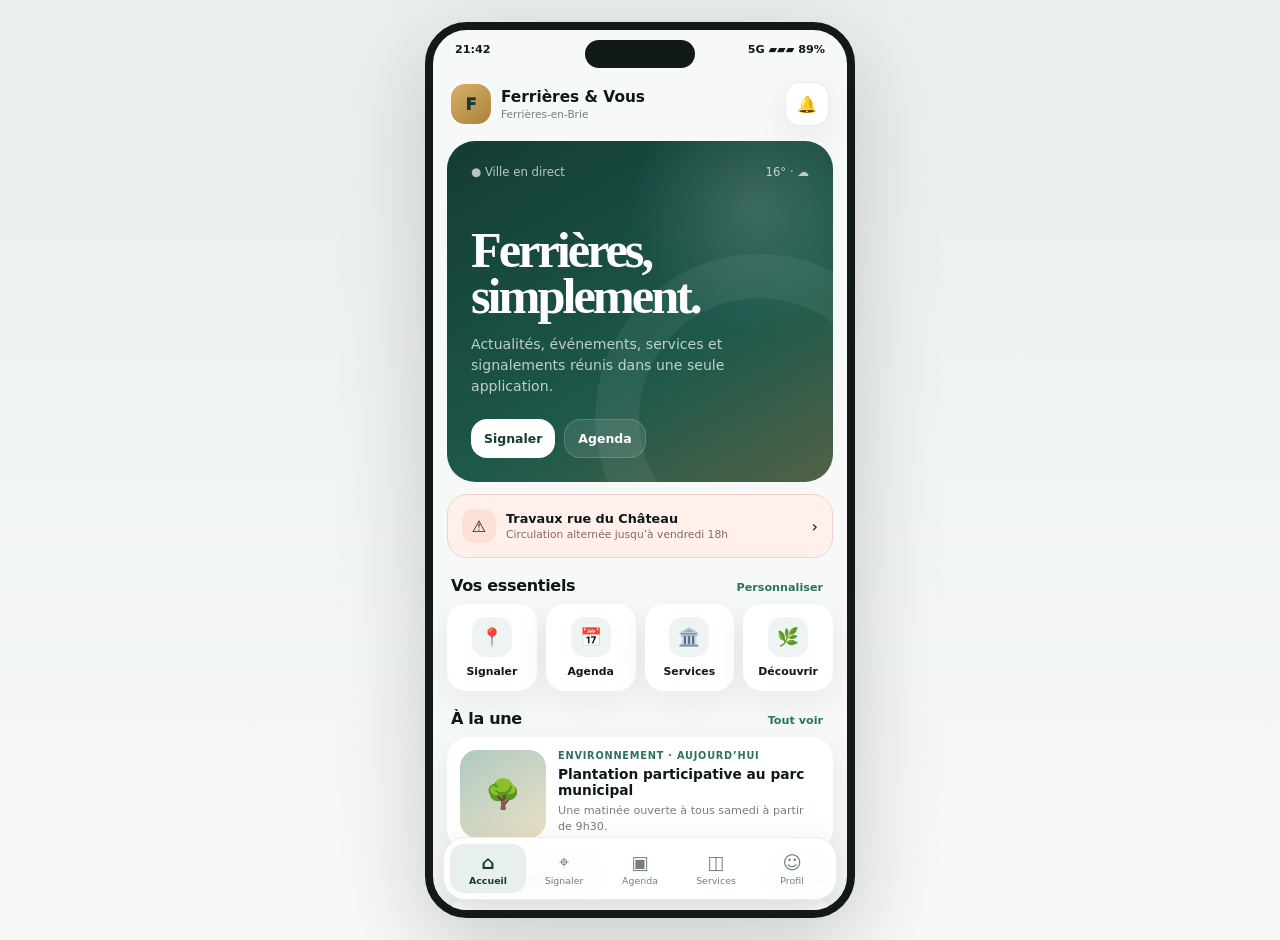
<file: index.html>
<!doctype html>
<html lang="fr">
<head>
<meta charset="utf-8"><meta name="viewport" content="width=device-width,initial-scale=1">
<title>Application citoyenne</title><link rel="stylesheet" href="styles.css">
</head>
<body class="citizen-body">
<div class="phone-stage">
  <div class="phone">
    <div class="statusbar"><span>21:42</span><span>5G ▰▰▰ 89%</span></div>
    <div class="citizen-scroll">
      <section class="screen active" id="screen-home">
        <div class="mobile-head">
          <div class="mobile-brand"><div class="mark" data-logo-text>F</div><div><b data-app-name>Ferrières & Vous</b><small data-city>Ferrières-en-Brie</small></div></div>
          <button class="icon-btn">🔔</button>
        </div>
        <div class="mobile-hero">
          <div class="weather"><span>● Ville en direct</span><span>16° · ☁</span></div>
          <h1><span data-short-city>Ferrières</span>,<br>simplement.</h1>
          <p>Actualités, événements, services et signalements réunis dans une seule application.</p>
          <div class="hero-actions">
            <button class="btn light" onclick="openScreen('report')">Signaler</button>
            <button class="btn glass" onclick="openScreen('agenda')">Agenda</button>
          </div>
        </div>
        <div class="alert-strip"><div class="aicon">⚠️</div><div><b>Travaux rue du Château</b><small>Circulation alternée jusqu’à vendredi 18h</small></div><span>›</span></div>
        <div class="section-title"><h2>Vos essentiels</h2><button>Personnaliser</button></div>
        <div class="shortcuts">
          <button class="shortcut" onclick="openScreen('report')"><div class="sicon">📍</div><span>Signaler</span></button>
          <button class="shortcut" onclick="openScreen('agenda')"><div class="sicon">📅</div><span>Agenda</span></button>
          <button class="shortcut" onclick="openScreen('services')"><div class="sicon">🏛️</div><span>Services</span></button>
          <button class="shortcut"><div class="sicon">🌿</div><span>Découvrir</span></button>
        </div>
        <div class="section-title"><h2>À la une</h2><button>Tout voir</button></div>
        <div class="story"><div class="pic">🌳</div><div><div class="meta">ENVIRONNEMENT · AUJOURD’HUI</div><b>Plantation participative au parc municipal</b><p>Une matinée ouverte à tous samedi à partir de 9h30.</p></div></div>
        <div class="section-title"><h2>Prochainement</h2><button>Agenda</button></div>
        <div class="story"><div class="pic">12</div><div><div class="meta">12 OCTOBRE · 18:30</div><b>Réunion publique</b><p>Salle municipale · entrée libre</p></div></div>
      </section>

      <section class="screen" id="screen-report">
        <div class="mobile-page">
          <div class="mobile-page-head"><h2>Signaler un problème</h2><p>Quelques secondes suffisent.</p></div>
          <div class="mobile-card">
            <div class="mobile-field"><label>Catégorie</label><select><option>Éclairage public</option><option>Voirie</option><option>Propreté</option><option>Espaces verts</option><option>Accessibilité</option></select></div>
            <div class="mobile-field"><label>Description</label><textarea placeholder="Décrivez simplement le problème…"></textarea></div>
            <div class="mobile-field"><label>Localisation</label><div class="fake-map"></div></div>
            <div class="mobile-field"><label>Photo</label><input type="file" accept="image/*"></div>
            <button class="btn primary" style="width:100%" onclick="submitReport()">Envoyer le signalement</button>
          </div>
          <div class="mobile-card hidden" id="report-success">
            <span class="chip light">Signalement #FE-2048</span>
            <h3>Demande transmise</h3><p class="muted" style="font-size:.76rem">Vous serez informé à chaque changement de statut.</p>
            <div class="track"><span class="done">✓ Reçu</span><span class="now">Qualification</span><span>Affecté</span><span>En cours</span><span>Résolu</span></div>
          </div>
        </div>
      </section>

      <section class="screen" id="screen-agenda">
        <div class="mobile-page">
          <div class="mobile-page-head"><h2>Agenda</h2><p>Tout ce qui se passe à <span data-short-city>Ferrières</span>.</p></div>
          <div class="mobile-card"><b>12 octobre · 18h30</b><p class="muted" style="font-size:.74rem">Réunion publique · Salle municipale</p></div>
          <div class="mobile-card"><b>17 octobre · 10h00</b><p class="muted" style="font-size:.74rem">Marché des producteurs · Place de la mairie</p></div>
          <div class="mobile-card"><b>24 octobre · 14h00</b><p class="muted" style="font-size:.74rem">Balade patrimoine · Centre-ville</p></div>
        </div>
      </section>

      <section class="screen" id="screen-services">
        <div class="mobile-page">
          <div class="mobile-page-head"><h2>Services</h2><p>Les informations utiles du quotidien.</p></div>
          <div class="mobile-card"><b>🏛️ Mairie</b><p class="muted" style="font-size:.74rem">Horaires, contacts et démarches</p></div>
          <div class="mobile-card"><b>🏫 Scolaire</b><p class="muted" style="font-size:.74rem">Écoles, cantine et périscolaire</p></div>
          <div class="mobile-card"><b>🚧 Travaux</b><p class="muted" style="font-size:.74rem">Chantiers, circulation et déviations</p></div>
          <div class="mobile-card"><b>📄 Affichage légal</b><p class="muted" style="font-size:.74rem">Arrêtés, délibérations et documents</p></div>
        </div>
      </section>

      <section class="screen" id="screen-profile">
        <div class="mobile-page">
          <div class="mobile-page-head"><h2>Mon espace</h2><p>Préférences, notifications et accessibilité.</p></div>
          <div class="mobile-card"><b>🔔 Mes notifications</b><p class="muted" style="font-size:.74rem">Choisir les catégories reçues</p></div>
          <div class="mobile-card"><b>♿ Accessibilité</b><p class="muted" style="font-size:.74rem">Texte, contraste, animations</p></div>
          <div class="mobile-card"><b>📍 Mes signalements</b><p class="muted" style="font-size:.74rem">Suivre mes demandes en cours</p></div>
        </div>
      </section>
    </div>
    <nav class="bottom-nav">
      <button class="active" data-screen="home"><span class="nicon">⌂</span>Accueil</button>
      <button data-screen="report"><span class="nicon">⌖</span>Signaler</button>
      <button data-screen="agenda"><span class="nicon">▣</span>Agenda</button>
      <button data-screen="services"><span class="nicon">◫</span>Services</button>
      <button data-screen="profile"><span class="nicon">☺</span>Profil</button>
    </nav>
  </div>
</div>
<script src="common.js"></script>
<script>
let CFG;
loadConfig().then(c=>{CFG=c;applyConfig(c)});
function openScreen(id){
  document.querySelectorAll('.screen').forEach(s=>s.classList.toggle('active',s.id==='screen-'+id));
  document.querySelectorAll('[data-screen]').forEach(b=>b.classList.toggle('active',b.dataset.screen===id));
  document.querySelector('.citizen-scroll').scrollTop=0;
}
document.querySelectorAll('[data-screen]').forEach(b=>b.addEventListener('click',()=>openScreen(b.dataset.screen)));
function submitReport(){document.getElementById('report-success').classList.remove('hidden');toast('Signalement envoyé')}
</script>
</body></html>
</file>
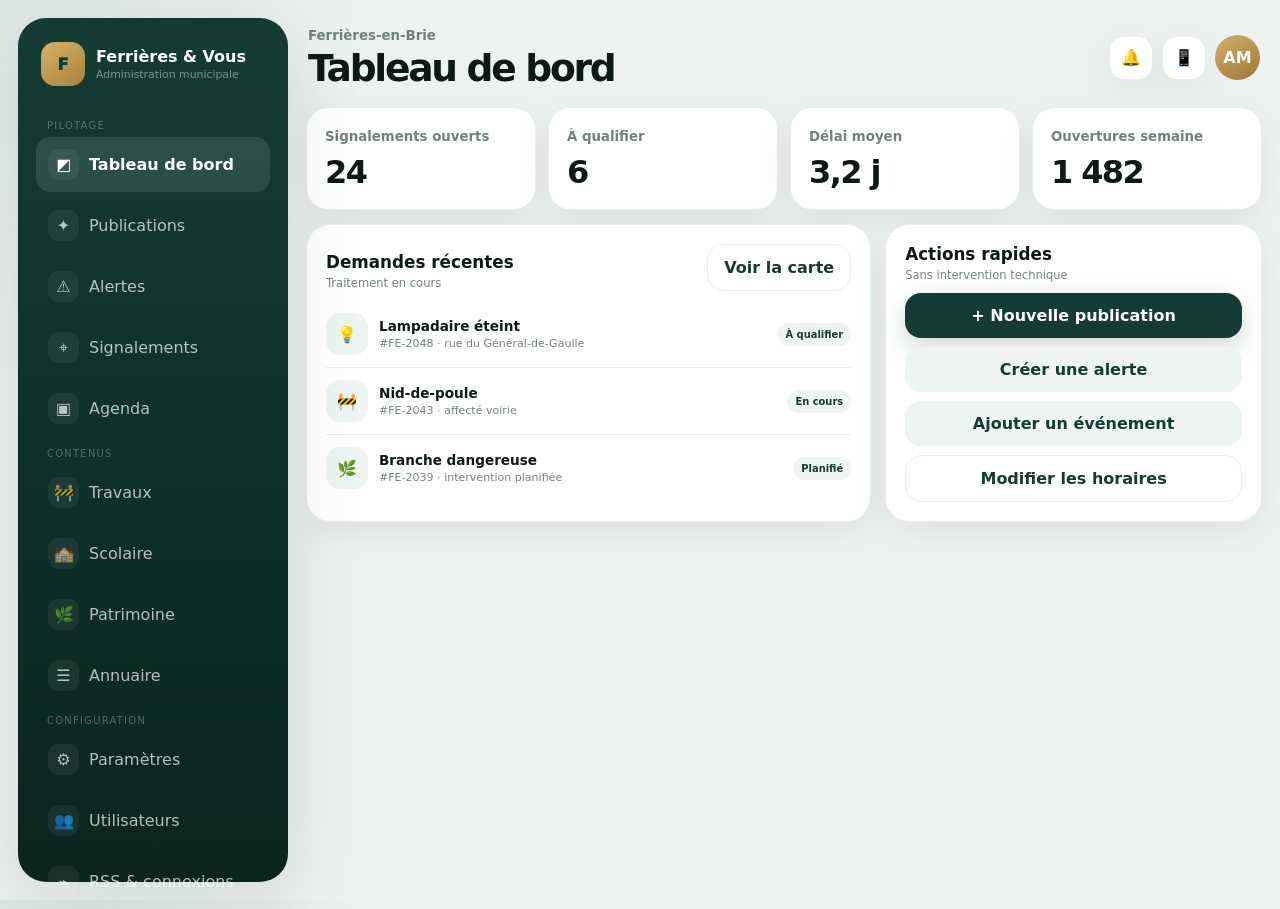
<file: admin.html>
<!doctype html>
<html lang="fr">
<head><meta charset="utf-8"><meta name="viewport" content="width=device-width,initial-scale=1">
<title>Administration municipale</title><link rel="stylesheet" href="styles.css"></head>
<body class="admin-body">
<div class="admin-app">
  <aside class="admin-side">
    <div class="admin-logo"><div class="mark" data-logo-text>F</div><div><strong data-app-name>Ferrières & Vous</strong><small>Administration municipale</small></div></div>
    <div class="admin-group">Pilotage</div>
    <nav class="admin-nav">
      <button class="active" data-admin-page="dashboard"><span class="ico">◩</span>Tableau de bord</button>
      <button data-admin-page="publish"><span class="ico">✦</span>Publications</button>
      <button><span class="ico">⚠</span>Alertes</button>
      <button><span class="ico">⌖</span>Signalements</button>
      <button><span class="ico">▣</span>Agenda</button>
    </nav>
    <div class="admin-group">Contenus</div>
    <nav class="admin-nav">
      <button><span class="ico">🚧</span>Travaux</button>
      <button><span class="ico">🏫</span>Scolaire</button>
      <button><span class="ico">🌿</span>Patrimoine</button>
      <button><span class="ico">☰</span>Annuaire</button>
    </nav>
    <div class="admin-group">Configuration</div>
    <nav class="admin-nav">
      <button data-admin-page="settings"><span class="ico">⚙</span>Paramètres</button>
      <button><span class="ico">👥</span>Utilisateurs</button>
      <button><span class="ico">⌁</span>RSS & connexions</button>
    </nav>
  </aside>
  <main class="admin-main">
    <div class="admin-top">
      <div><small data-city>Ferrières-en-Brie</small><h1 id="adminTitle">Tableau de bord</h1></div>
      <div class="admin-actions"><button class="icon-btn">🔔</button><button class="icon-btn" onclick="location.href='index.html'">📱</button><div class="admin-avatar">AM</div></div>
    </div>
    <div class="responsive-note">Version mobile admin : les fonctions essentielles restent accessibles sur téléphone. La gestion complète est optimisée pour PC/tablette.</div>

    <section class="admin-page active" id="admin-dashboard">
      <div class="kpis">
        <div class="kpi"><small>Signalements ouverts</small><strong>24</strong></div>
        <div class="kpi"><small>À qualifier</small><strong>6</strong></div>
        <div class="kpi"><small>Délai moyen</small><strong>3,2 j</strong></div>
        <div class="kpi"><small>Ouvertures semaine</small><strong>1 482</strong></div>
      </div>
      <div class="admin-grid">
        <div class="panel">
          <div class="panel-head"><div><h3>Demandes récentes</h3><span>Traitement en cours</span></div><button class="btn ghost">Voir la carte</button></div>
          <div class="list-row"><div class="row-icon">💡</div><div><b>Lampadaire éteint</b><small>#FE-2048 · rue du Général-de-Gaulle</small></div><span class="status">À qualifier</span></div>
          <div class="list-row"><div class="row-icon">🚧</div><div><b>Nid-de-poule</b><small>#FE-2043 · affecté voirie</small></div><span class="status">En cours</span></div>
          <div class="list-row"><div class="row-icon">🌿</div><div><b>Branche dangereuse</b><small>#FE-2039 · intervention planifiée</small></div><span class="status">Planifié</span></div>
        </div>
        <div class="panel">
          <div class="panel-head"><div><h3>Actions rapides</h3><span>Sans intervention technique</span></div></div>
          <button class="btn primary" style="width:100%;margin-bottom:9px" onclick="openAdmin('publish')">+ Nouvelle publication</button>
          <button class="btn secondary" style="width:100%;margin-bottom:9px">Créer une alerte</button>
          <button class="btn secondary" style="width:100%;margin-bottom:9px">Ajouter un événement</button>
          <button class="btn ghost" style="width:100%">Modifier les horaires</button>
        </div>
      </div>
    </section>

    <section class="admin-page" id="admin-publish">
      <div class="editor-grid">
        <div class="editor-card">
          <div class="panel-head"><div><h3>Nouvelle publication</h3><span>Une seule saisie, plusieurs canaux</span></div></div>
          <div class="form-grid">
            <div class="form-field"><label>Titre</label><input id="pubTitle" value="Fermeture exceptionnelle de la mairie"></div>
            <div class="form-field"><label>Catégorie</label><select><option>Information municipale</option><option>Travaux</option><option>Scolaire</option><option>Culture</option></select></div>
            <div class="form-field full"><label>Contenu</label><textarea id="pubText">La mairie fermera exceptionnellement ses portes vendredi à 16h30.</textarea></div>
            <div class="form-field"><label>Publication</label><select><option>Publier maintenant</option><option>Programmer</option></select></div>
            <div class="form-field"><label>Date d'expiration</label><input type="date"></div>
            <div class="form-field full"><label>Image</label><input type="file" accept="image/*"></div>
          </div>
          <div style="display:flex;gap:9px;justify-content:flex-end;margin-top:15px"><button class="btn secondary" onclick="toast('Brouillon enregistré')">Brouillon</button><button class="btn primary" onclick="toast('Publication envoyée')">Publier</button></div>
        </div>
        <div class="editor-card">
          <h3 style="margin-top:0">Diffusion</h3>
          <div class="channel"><span>Application</span><button class="switch on"></button></div>
          <div class="channel"><span>Notification push</span><button class="switch on"></button></div>
          <div class="channel"><span>Site municipal</span><button class="switch"></button></div>
          <div class="channel"><span>Facebook</span><button class="switch"></button></div>
          <div class="channel"><span>Instagram</span><button class="switch"></button></div>
          <div class="phone-preview">
            <div class="phone-preview-inner">
              <div class="preview-hero"><small data-app-name>Ferrières & Vous</small><h3 id="previewTitle">Fermeture exceptionnelle de la mairie</h3><p id="previewText">La mairie fermera exceptionnellement ses portes vendredi à 16h30.</p></div>
              <div class="preview-content"><div class="block"></div><div class="block"></div><div class="block short"></div></div>
            </div>
          </div>
        </div>
      </div>
    </section>

    <section class="admin-page" id="admin-settings">
      <div class="settings-grid">
        <div class="editor-card">
          <div class="panel-head"><div><h3>Identité de la commune</h3><span>Tout est configurable sans code</span></div></div>
          <div class="form-grid">
            <div class="form-field"><label>Nom de l'application</label><input id="setAppName"></div>
            <div class="form-field"><label>Nom de la commune</label><input id="setCity"></div>
            <div class="form-field"><label>Nom court</label><input id="setShort"></div>
            <div class="form-field"><label>Lettre / monogramme</label><input id="setLogo"></div>
            <div class="form-field full"><label>Slogan</label><input id="setTagline"></div>
            <div class="form-field full color-row"><div><label>Couleur principale</label><input id="setPrimary" type="text"></div><input id="setPrimaryPicker" type="color"></div>
            <div class="form-field full color-row"><div><label>Couleur secondaire</label><input id="setSecondary" type="text"></div><input id="setSecondaryPicker" type="color"></div>
            <div class="form-field full color-row"><div><label>Couleur d'accent</label><input id="setAccent" type="text"></div><input id="setAccentPicker" type="color"></div>
          </div>
          <button class="btn primary" style="margin-top:14px" onclick="saveDemoConfig()">Enregistrer la configuration</button>
        </div>
        <div>
          <div class="brand-preview"><span class="chip">Aperçu identité</span><h2 id="brandPreviewName">Ferrières & Vous</h2><p id="brandPreviewTag">La ville, simplement.</p></div>
          <div class="editor-card" style="margin-top:14px">
            <div class="panel-head"><div><h3>Modules actifs</h3><span>Activables commune par commune</span></div></div>
            <div class="module-grid" id="moduleGrid"></div>
          </div>
        </div>
      </div>
    </section>
  </main>
</div>
<script src="common.js"></script>
<script>
let CFG;
loadConfig().then(c=>{CFG=c;applyConfig(c);initSettings(c)});
function openAdmin(id){
  document.querySelectorAll('.admin-page').forEach(p=>p.classList.toggle('active',p.id==='admin-'+id));
  document.querySelectorAll('[data-admin-page]').forEach(b=>b.classList.toggle('active',b.dataset.adminPage===id));
  document.getElementById('adminTitle').textContent={dashboard:'Tableau de bord',publish:'Publications',settings:'Paramètres'}[id]||'Administration';
}
document.querySelectorAll('[data-admin-page]').forEach(b=>b.addEventListener('click',()=>openAdmin(b.dataset.adminPage)));
document.querySelectorAll('.switch').forEach(s=>s.addEventListener('click',()=>s.classList.toggle('on')));
document.getElementById('pubTitle').addEventListener('input',e=>document.getElementById('previewTitle').textContent=e.target.value);
document.getElementById('pubText').addEventListener('input',e=>document.getElementById('previewText').textContent=e.target.value);
function initSettings(c){
  const m=c.municipality,t=m.theme;
  setAppName.value=m.appName;setCity.value=m.name;setShort.value=m.shortName;setLogo.value=m.logoText;setTagline.value=m.tagline;
  setPrimary.value=t.primary;setSecondary.value=t.secondary;setAccent.value=t.accent;
  setPrimaryPicker.value=t.primary;setSecondaryPicker.value=t.secondary;setAccentPicker.value=t.accent;
  brandPreviewName.textContent=m.appName;brandPreviewTag.textContent=m.tagline;
  const labels={news:'Actualités',alerts:'Alertes',agenda:'Agenda',reports:'Signalements',works:'Travaux',school:'Scolaire',services:'Services',heritage:'Patrimoine',directory:'Annuaire',legal:'Affichage légal',rss:'RSS',commerce:'Commerces',mobility:'Mobilité',consultations:'Consultations',carpool:'Covoiturage'};
  moduleGrid.innerHTML='';
  Object.entries(c.modules).forEach(([k,v])=>{
    const d=document.createElement('div');d.className='module';
    d.innerHTML=`<b>${labels[k]||k}</b><small>${v?'Actif':'Inactif'}</small><button class="switch ${v?'on':''}" style="margin-top:9px" data-module="${k}"></button>`;
    moduleGrid.appendChild(d);
  });
  moduleGrid.querySelectorAll('.switch').forEach(s=>s.addEventListener('click',()=>{s.classList.toggle('on');s.parentElement.querySelector('small').textContent=s.classList.contains('on')?'Actif':'Inactif'}));
  [setPrimaryPicker,setSecondaryPicker,setAccentPicker].forEach((p,i)=>p.addEventListener('input',()=>{
    [setPrimary,setSecondary,setAccent][i].value=p.value; updatePreview();
  }));
  [setAppName,setTagline,setPrimary,setSecondary,setAccent].forEach(el=>el.addEventListener('input',updatePreview));
}
function updatePreview(){
  document.documentElement.style.setProperty('--primary',setPrimary.value);
  document.documentElement.style.setProperty('--secondary',setSecondary.value);
  document.documentElement.style.setProperty('--accent',setAccent.value);
  brandPreviewName.textContent=setAppName.value;brandPreviewTag.textContent=setTagline.value;
}
function saveDemoConfig(){
  applyConfig({municipality:{appName:setAppName.value,name:setCity.value,shortName:setShort.value,tagline:setTagline.value,logoText:setLogo.value,theme:{primary:setPrimary.value,secondary:setSecondary.value,accent:setAccent.value}}});
  toast('Configuration enregistrée dans le prototype');
}
</script>
</body></html>
</file>
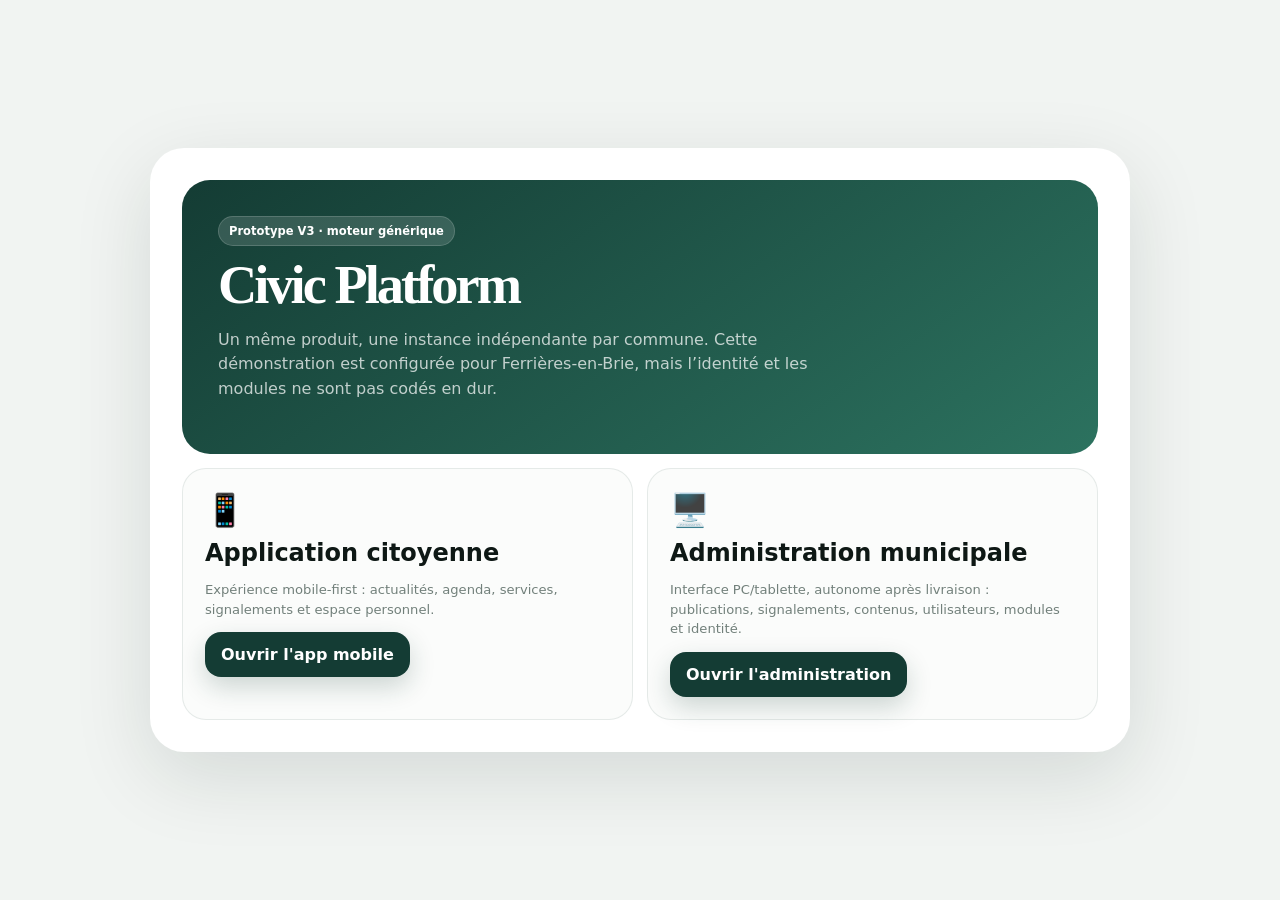
<file: demo.html>
<!doctype html>
<html lang="fr">
<head><meta charset="utf-8"><meta name="viewport" content="width=device-width,initial-scale=1">
<title>Civic Platform — Prototype V3</title><link rel="stylesheet" href="styles.css">
<style>
.launch{min-height:100vh;display:grid;place-items:center;padding:24px}
.launch-card{max-width:980px;width:100%;background:white;border-radius:34px;padding:32px;box-shadow:var(--shadow)}
.launch-hero{border-radius:28px;padding:36px;background:linear-gradient(145deg,var(--primary),var(--secondary));color:white}
.launch-hero h1{font-family:Georgia,serif;font-size:3.4rem;line-height:.95;letter-spacing:-.055em;margin:14px 0}
.launch-hero p{max-width:650px;color:rgba(255,255,255,.73);line-height:1.55}
.choices{display:grid;grid-template-columns:1fr 1fr;gap:14px;margin-top:14px}
.choice{border:1px solid var(--line);border-radius:24px;padding:22px;background:#fbfcfb}
.choice h2{margin:10px 0 6px}.choice p{color:var(--muted);font-size:.82rem;line-height:1.5}
.choice .big{font-size:2rem}
@media(max-width:700px){.choices{grid-template-columns:1fr}.launch-card{padding:14px}.launch-hero{padding:24px}.launch-hero h1{font-size:2.6rem}}
</style></head>
<body>
<div class="launch"><div class="launch-card">
<div class="launch-hero"><span class="chip">Prototype V3 · moteur générique</span><h1>Civic Platform</h1><p>Un même produit, une instance indépendante par commune. Cette démonstration est configurée pour Ferrières-en-Brie, mais l’identité et les modules ne sont pas codés en dur.</p></div>
<div class="choices">
<a class="choice" href="index.html"><div class="big">📱</div><h2>Application citoyenne</h2><p>Expérience mobile-first : actualités, agenda, services, signalements et espace personnel.</p><button class="btn primary">Ouvrir l'app mobile</button></a>
<a class="choice" href="admin.html"><div class="big">🖥️</div><h2>Administration municipale</h2><p>Interface PC/tablette, autonome après livraison : publications, signalements, contenus, utilisateurs, modules et identité.</p><button class="btn primary">Ouvrir l'administration</button></a>
</div></div></div>
<script src="common.js"></script><script>loadConfig().then(applyConfig)</script>
</body></html>
</file>
<file: styles.css>
:root{
  --primary:#143c34; --secondary:#2c725f; --accent:#d6b06a;
  --bg:#f1f4f2; --surface:#fff; --ink:#0e1815; --muted:#72807b;
  --danger:#d8584f; --line:rgba(20,60,52,.09);
  --shadow:0 24px 80px rgba(9,31,25,.12);
  --soft:0 10px 35px rgba(9,31,25,.07);
}
*{box-sizing:border-box}
html,body{margin:0;padding:0}
body{font-family:Inter,ui-sans-serif,system-ui,-apple-system,BlinkMacSystemFont,"Segoe UI",sans-serif;color:var(--ink);background:var(--bg)}
button,input,textarea,select{font:inherit}
button{cursor:pointer}
a{color:inherit;text-decoration:none}
.hidden{display:none!important}
.muted{color:var(--muted)}
.chip{display:inline-flex;align-items:center;gap:6px;padding:7px 10px;border-radius:999px;background:rgba(255,255,255,.14);border:1px solid rgba(255,255,255,.16);font-size:.72rem;font-weight:800}
.chip.light{background:#edf5f1;border:1px solid #d8e8e1;color:var(--primary)}
.btn{border:0;border-radius:16px;padding:13px 16px;font-weight:850;transition:.18s transform,.18s box-shadow}
.btn:hover{transform:translateY(-2px)}
.btn.primary{background:var(--primary);color:white;box-shadow:0 10px 26px rgba(20,60,52,.2)}
.btn.secondary{background:#edf4f1;color:var(--primary)}
.btn.ghost{background:transparent;color:var(--primary);border:1px solid var(--line)}
.icon-btn{width:44px;height:44px;border-radius:15px;border:1px solid var(--line);background:white;display:grid;place-items:center;box-shadow:var(--soft)}
.citizen-body{min-height:100vh;background:linear-gradient(180deg,#e9efec,#f7f9f8)}
.phone-stage{min-height:100vh;display:grid;place-items:center;padding:22px}
.phone{width:min(430px,100%);min-height:880px;background:#f7f9f8;border-radius:42px;overflow:hidden;position:relative;box-shadow:0 30px 90px rgba(0,0,0,.18);border:8px solid #111a17}
.phone:before{content:"";position:absolute;z-index:20;top:10px;left:50%;transform:translateX(-50%);width:110px;height:28px;border-radius:20px;background:#111a17}
.statusbar{height:42px;padding:13px 22px 0;display:flex;justify-content:space-between;font-size:.7rem;font-weight:850}
.citizen-scroll{height:calc(880px - 42px);overflow:auto;padding-bottom:90px;scrollbar-width:none}
.citizen-scroll::-webkit-scrollbar{display:none}
.mobile-head{display:flex;justify-content:space-between;align-items:center;padding:10px 18px 15px}
.mobile-brand{display:flex;gap:10px;align-items:center}
.mark{width:40px;height:40px;border-radius:14px;background:linear-gradient(145deg,var(--accent),#aa823c);display:grid;place-items:center;color:var(--primary);font-weight:950}
.mobile-brand b{display:block;font-size:.96rem}
.mobile-brand small{display:block;color:var(--muted);font-size:.66rem;margin-top:2px}
.mobile-hero{margin:0 14px;border-radius:28px;min-height:320px;padding:24px;position:relative;overflow:hidden;color:#fff;background:radial-gradient(circle at 80% 20%,rgba(255,255,255,.15),transparent 30%),linear-gradient(150deg,var(--primary),#1d594b 62%,#7d6843 130%)}
.mobile-hero:after{content:"";position:absolute;width:240px;height:240px;border-radius:50%;border:44px solid rgba(255,255,255,.06);right:-90px;bottom:-100px}
.mobile-hero .weather{display:flex;justify-content:space-between;align-items:center;font-size:.73rem;color:rgba(255,255,255,.7)}
.mobile-hero h1{font-family:Georgia,serif;font-size:3.15rem;line-height:.92;letter-spacing:-.06em;margin:48px 0 12px;max-width:290px}
.mobile-hero p{font-size:.88rem;line-height:1.5;max-width:290px;color:rgba(255,255,255,.72)}
.hero-actions{display:flex;gap:9px;margin-top:22px}
.hero-actions .btn{font-size:.78rem;padding:11px 13px}
.hero-actions .light{background:white;color:var(--primary)}
.hero-actions .glass{background:rgba(255,255,255,.1);color:white;border:1px solid rgba(255,255,255,.16)}
.alert-strip{margin:12px 14px 0;border-radius:20px;padding:14px;background:#fff0ec;border:1px solid #f1d2ca;display:grid;grid-template-columns:34px 1fr auto;gap:10px;align-items:center}
.alert-strip .aicon{width:34px;height:34px;border-radius:12px;background:#ffe0d8;display:grid;place-items:center}
.alert-strip b{display:block;font-size:.8rem}
.alert-strip small{display:block;color:#8b655d;margin-top:2px;font-size:.67rem}
.section-title{padding:18px 18px 9px;display:flex;align-items:end;justify-content:space-between}
.section-title h2{font-size:1rem;margin:0;letter-spacing:-.02em}
.section-title button{border:0;background:none;color:var(--secondary);font-size:.7rem;font-weight:800}
.shortcuts{display:grid;grid-template-columns:repeat(4,1fr);gap:9px;padding:0 14px}
.shortcut{border:0;background:white;border-radius:19px;padding:13px 7px;text-align:center;box-shadow:var(--soft);color:var(--ink)}
.shortcut .sicon{width:40px;height:40px;margin:auto;border-radius:14px;background:#edf4f1;display:grid;place-items:center;font-size:1.1rem}
.shortcut span{display:block;margin-top:8px;font-size:.68rem;font-weight:800}
.story{margin:0 14px;background:white;border-radius:22px;padding:13px;display:grid;grid-template-columns:86px 1fr;gap:12px;box-shadow:var(--soft)}
.story .pic{border-radius:17px;background:linear-gradient(145deg,#aecac0,#ece0c6);display:grid;place-items:center;font-size:1.8rem;min-height:88px}
.story .meta{font-size:.61rem;color:var(--secondary);text-transform:uppercase;letter-spacing:.08em;font-weight:850}
.story b{display:block;margin-top:5px;font-size:.86rem}
.story p{font-size:.7rem;color:var(--muted);line-height:1.4;margin:5px 0 0}
.bottom-nav{position:absolute;left:10px;right:10px;bottom:10px;z-index:10;background:rgba(255,255,255,.92);backdrop-filter:blur(18px);border:1px solid var(--line);border-radius:22px;padding:6px;display:grid;grid-template-columns:repeat(5,1fr);box-shadow:0 15px 40px rgba(0,0,0,.15)}
.bottom-nav button{border:0;background:transparent;border-radius:14px;padding:7px 2px;color:var(--muted);font-size:.59rem}
.bottom-nav button .nicon{display:block;font-size:1.15rem;margin-bottom:2px}
.bottom-nav button.active{background:#e7f0ec;color:var(--primary);font-weight:850}
.screen{display:none}.screen.active{display:block}
.mobile-page{padding:0 14px}
.mobile-page-head{padding:14px 4px 16px}
.mobile-page-head h2{font-size:1.55rem;letter-spacing:-.045em;margin:0}
.mobile-page-head p{font-size:.76rem;color:var(--muted);margin:5px 0 0}
.mobile-card{background:white;border-radius:22px;padding:15px;box-shadow:var(--soft);margin-bottom:10px}
.mobile-field{display:grid;gap:6px;margin-bottom:11px}
.mobile-field label{font-size:.69rem;font-weight:850}
.mobile-field input,.mobile-field select,.mobile-field textarea{border:1px solid var(--line);background:#f8faf9;border-radius:13px;padding:11px}
.mobile-field textarea{min-height:95px;resize:none}
.fake-map{height:175px;border-radius:18px;background:linear-gradient(35deg,transparent 48%,rgba(20,60,52,.06) 49% 51%,transparent 52%),linear-gradient(-38deg,transparent 48%,rgba(20,60,52,.05) 49% 51%,transparent 52%),#e3ece8;position:relative}
.fake-map:after{content:"📍 Position détectée";position:absolute;left:50%;top:50%;transform:translate(-50%,-50%);background:var(--primary);color:#fff;font-size:.68rem;padding:8px 10px;border-radius:10px;font-weight:800}
.track{display:flex;gap:5px;flex-wrap:wrap;margin-top:12px}
.track span{padding:6px 8px;border-radius:999px;background:#eff2f1;color:#86908d;font-size:.62rem}
.track .done{background:#dff0e7;color:#24734f;font-weight:800}.track .now{background:#fff0d7;color:#9a671e;font-weight:800}
.admin-body{min-height:100vh;background:radial-gradient(circle at 0 0,rgba(44,114,95,.08),transparent 24%),#edf1ef}
.admin-app{display:grid;grid-template-columns:270px 1fr;gap:18px;max-width:1600px;margin:auto;padding:18px;min-height:100vh}
.admin-side{background:linear-gradient(180deg,#143c34,#0b241e);border-radius:28px;color:#fff;padding:18px;position:sticky;top:18px;height:calc(100vh - 36px);box-shadow:var(--shadow)}
.admin-logo{display:flex;align-items:center;gap:11px;padding:6px 5px 22px}
.admin-logo .mark{width:44px;height:44px}.admin-logo strong{display:block}.admin-logo small{display:block;color:rgba(255,255,255,.45);font-size:.68rem;margin-top:2px}
.admin-group{font-size:.62rem;letter-spacing:.13em;text-transform:uppercase;color:rgba(255,255,255,.3);padding:12px 11px 6px}
.admin-nav{display:grid;gap:6px}
.admin-nav button{border:0;background:transparent;color:rgba(255,255,255,.7);display:flex;gap:10px;align-items:center;padding:12px;border-radius:14px;text-align:left}
.admin-nav button.active{background:rgba(255,255,255,.11);color:#fff;font-weight:850}
.admin-nav .ico{width:31px;height:31px;border-radius:10px;background:rgba(255,255,255,.06);display:grid;place-items:center}
.admin-main{min-width:0}
.admin-top{display:flex;justify-content:space-between;align-items:center;padding:7px 2px 17px}
.admin-top small{color:var(--muted);font-weight:700}
.admin-top h1{font-size:2.35rem;letter-spacing:-.06em;margin:2px 0 0}
.admin-actions{display:flex;gap:9px;align-items:center}
.admin-avatar{width:45px;height:45px;border-radius:50%;background:linear-gradient(145deg,var(--accent),#9b7738);display:grid;place-items:center;color:white;font-weight:900}
.admin-page{display:none}.admin-page.active{display:block}
.kpis{display:grid;grid-template-columns:repeat(4,1fr);gap:12px}
.kpi{background:white;border:1px solid var(--line);border-radius:22px;padding:18px;box-shadow:var(--soft)}
.kpi small{color:var(--muted);font-weight:700}.kpi strong{display:block;font-size:2rem;letter-spacing:-.05em;margin-top:8px}
.admin-grid{display:grid;grid-template-columns:1.2fr .8fr;gap:14px;margin-top:14px}
.panel{background:white;border:1px solid var(--line);border-radius:24px;padding:19px;box-shadow:var(--soft)}
.panel-head{display:flex;justify-content:space-between;align-items:end;gap:10px;margin-bottom:10px}
.panel-head h3{margin:0;font-size:1.05rem}.panel-head span{font-size:.72rem;color:var(--muted)}
.list-row{display:grid;grid-template-columns:42px 1fr auto;gap:11px;align-items:center;padding:12px 0;border-bottom:1px solid var(--line)}
.list-row:last-child{border-bottom:0}
.row-icon{width:42px;height:42px;border-radius:14px;background:#edf4f1;display:grid;place-items:center}
.list-row b{display:block;font-size:.85rem}.list-row small{display:block;color:var(--muted);margin-top:3px;font-size:.69rem}
.status{padding:6px 8px;border-radius:999px;background:#edf4f1;color:var(--primary);font-size:.62rem;font-weight:850}
.editor-grid{display:grid;grid-template-columns:1.15fr .85fr;gap:14px}
.editor-card{background:white;border-radius:24px;padding:20px;box-shadow:var(--soft);border:1px solid var(--line)}
.form-grid{display:grid;grid-template-columns:1fr 1fr;gap:12px}
.form-field{display:grid;gap:6px}.form-field.full{grid-column:1/-1}
.form-field label{font-size:.72rem;font-weight:850}
.form-field input,.form-field select,.form-field textarea{border:1px solid var(--line);background:#f8faf9;border-radius:13px;padding:11px 12px}
.form-field textarea{min-height:130px;resize:vertical}
.channel{display:flex;justify-content:space-between;align-items:center;padding:12px 0;border-bottom:1px solid var(--line)}
.switch{width:48px;height:28px;border:0;border-radius:999px;background:#d7dcda;position:relative}
.switch:after{content:"";position:absolute;width:22px;height:22px;border-radius:50%;background:white;left:3px;top:3px;box-shadow:0 1px 5px rgba(0,0,0,.25);transition:.2s}
.switch.on{background:var(--secondary)}.switch.on:after{left:23px}
.phone-preview{width:260px;margin:14px auto 0;background:#101815;border-radius:30px;padding:8px;box-shadow:0 20px 50px rgba(0,0,0,.18)}
.phone-preview-inner{background:#f7f9f8;border-radius:24px;overflow:hidden;min-height:420px}
.preview-hero{background:linear-gradient(145deg,var(--primary),var(--secondary));color:#fff;padding:24px 18px;min-height:160px}
.preview-hero small{opacity:.65}.preview-hero h3{font-size:1.35rem;line-height:1.05;margin:35px 0 8px}.preview-hero p{font-size:.68rem;opacity:.7;line-height:1.45}
.preview-content{padding:13px}.preview-content .block{height:11px;border-radius:8px;background:#e4eae7;margin-bottom:8px}.preview-content .block.short{width:60%}
.settings-grid{display:grid;grid-template-columns:1fr 1fr;gap:14px}
.module-grid{display:grid;grid-template-columns:repeat(3,1fr);gap:10px}
.module{border:1px solid var(--line);border-radius:16px;padding:13px;background:#fbfcfb}
.module b{display:block;font-size:.8rem}.module small{display:block;color:var(--muted);font-size:.66rem;margin-top:3px}
.color-row{display:grid;grid-template-columns:1fr 90px;gap:10px;align-items:center}
.brand-preview{border-radius:24px;padding:24px;background:linear-gradient(145deg,var(--primary),var(--secondary));color:#fff;min-height:230px}
.brand-preview h2{font-family:Georgia,serif;font-size:2.5rem;line-height:.95;letter-spacing:-.05em;margin:40px 0 8px}
.responsive-note{display:none}
@media(max-width:1020px){
  .admin-app{grid-template-columns:220px 1fr}
  .kpis{grid-template-columns:1fr 1fr}
  .admin-grid,.editor-grid,.settings-grid{grid-template-columns:1fr}
}
@media(max-width:760px){
  .phone-stage{padding:0;background:#f7f9f8}
  .phone{width:100%;min-height:100vh;border:0;border-radius:0;box-shadow:none}
  .citizen-scroll{height:calc(100vh - 42px)}
  .admin-app{display:block;padding:10px 10px 90px}
  .admin-side{display:none}
  .admin-top h1{font-size:1.8rem}
  .kpis{grid-template-columns:1fr 1fr}
  .module-grid{grid-template-columns:1fr 1fr}
  .responsive-note{display:block;background:#fff6e7;border:1px solid #efdfbd;border-radius:16px;padding:12px;margin-bottom:12px;font-size:.76rem;color:#765b24}
}
.toast{position:fixed;left:50%;bottom:24px;z-index:100;transform:translate(-50%,120px);background:#101815;color:#fff;padding:12px 16px;border-radius:14px;transition:.25s;font-weight:750}
.toast.show{transform:translate(-50%,0)}
</file>
